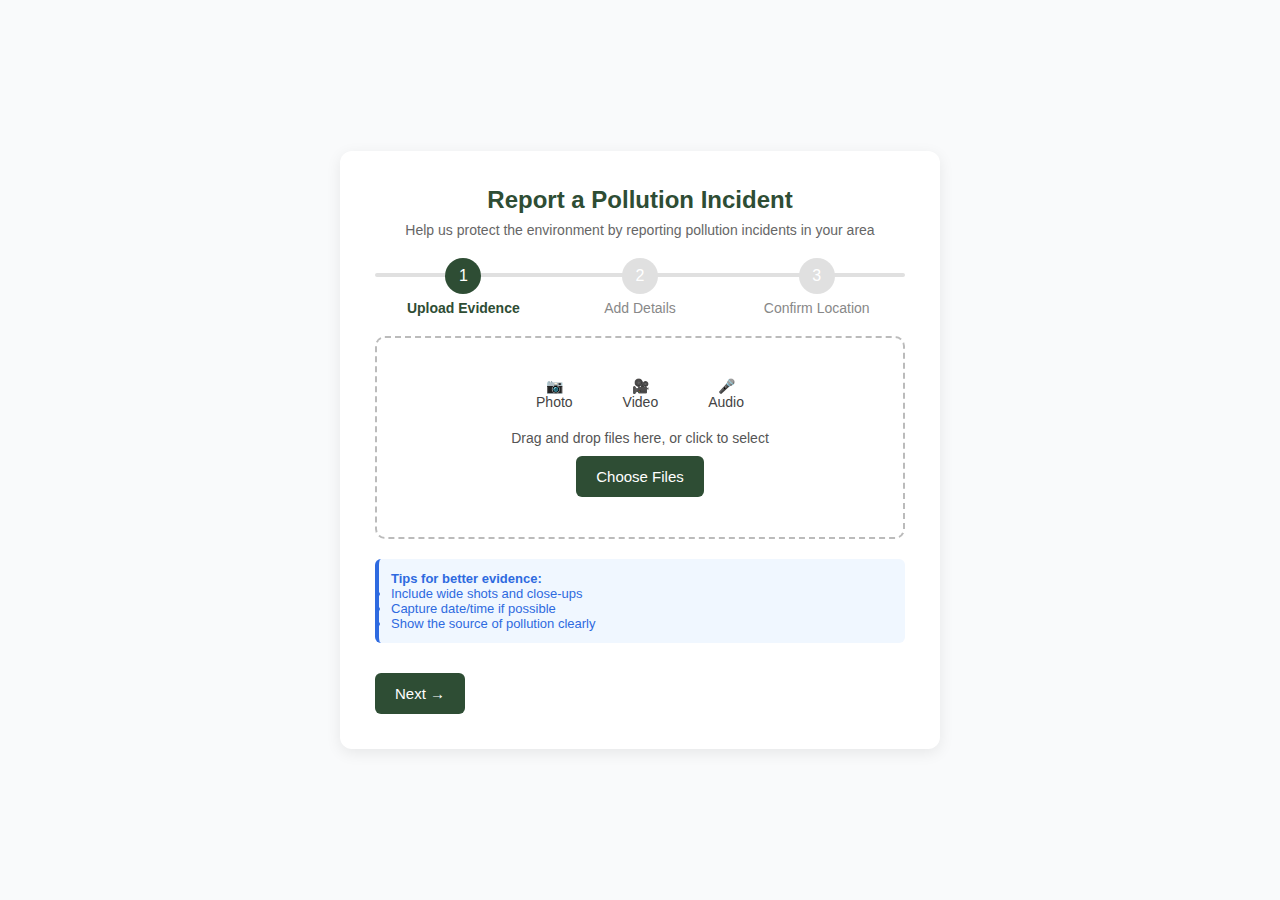
<file: report-frntend/file_report/file_report.html>
<!DOCTYPE html>
<html lang="en">
<head>
  <meta charset="UTF-8">
  <meta name="viewport" content="width=device-width, initial-scale=1.0">
  <title>Report Pollution Incident</title>
  <link rel="stylesheet" href="file_report.css">
 
</head>
<body>
  <div class="container">
    <h2>Report a Pollution Incident</h2>
    <p class="subtitle">Help us protect the environment by reporting pollution incidents in your area</p>

    <!-- Steps -->
    <div class="steps">
      <div class="step active" onclick="showStep(1)">
        <div class="circle">1</div>
        <span>Upload Evidence</span>
      </div>
      <div class="step" onclick="showStep(2)">
        <div class="circle">2</div>
        <span>Add Details</span>
      </div>
      <div class="step" onclick="showStep(3)">
        <div class="circle">3</div>
        <span>Confirm Location</span>
      </div>
    </div>

    <!-- Step 1 -->
    <div class="section active" id="step1">
      <div class="upload-box">
        <div class="upload-icons">
          <div>📷<br>Photo</div>
          <div>🎥<br>Video</div>
          <div>🎤<br>Audio</div>
        </div>
        <p>Drag and drop files here, or click to select</p>
        <button class="choose-btn">Choose Files</button>
      </div>
      <div class="tips">
        <strong>Tips for better evidence:</strong>
        <ul>
          <li>Include wide shots and close-ups</li>
          <li>Capture date/time if possible</li>
          <li>Show the source of pollution clearly</li>
        </ul>
      </div>
      <button class="next-btn" onclick="nextStep()">Next →</button>
    </div>

    <!-- Step 2 -->
    <div class="section" id="step2">
      <h3>Add Details</h3>
      <input type="text" placeholder="Type of Pollution (Air, Water, Noise...)" />
      <textarea rows="4" placeholder="Describe the incident..."></textarea>
      <button class="next-btn" onclick="nextStep()">Next →</button>
    </div>

    <!-- Step 3 -->
    <div class="section" id="step3">
      <h3>Confirm Location</h3>
      <input type="text" placeholder="Enter location or pin code" />
      <button class="next-btn" onclick="alert('Incident Reported Successfully!')">Submit ✔</button>
    </div>
  </div>

  <script>
    let currentStep = 1;

    function showStep(step) {
      currentStep = step;
      updateSteps();
    }

    function nextStep() {
      if (currentStep < 3) {
        currentStep++;
        updateSteps();
      }
    }

    function updateSteps() {
      document.querySelectorAll(".section").forEach((sec, i) => {
        sec.classList.toggle("active", i === currentStep - 1);
      });

      document.querySelectorAll(".step").forEach((step, i) => {
        step.classList.toggle("active", i === currentStep - 1);
      });
    }
  </script>
</body>
</html>
</file>
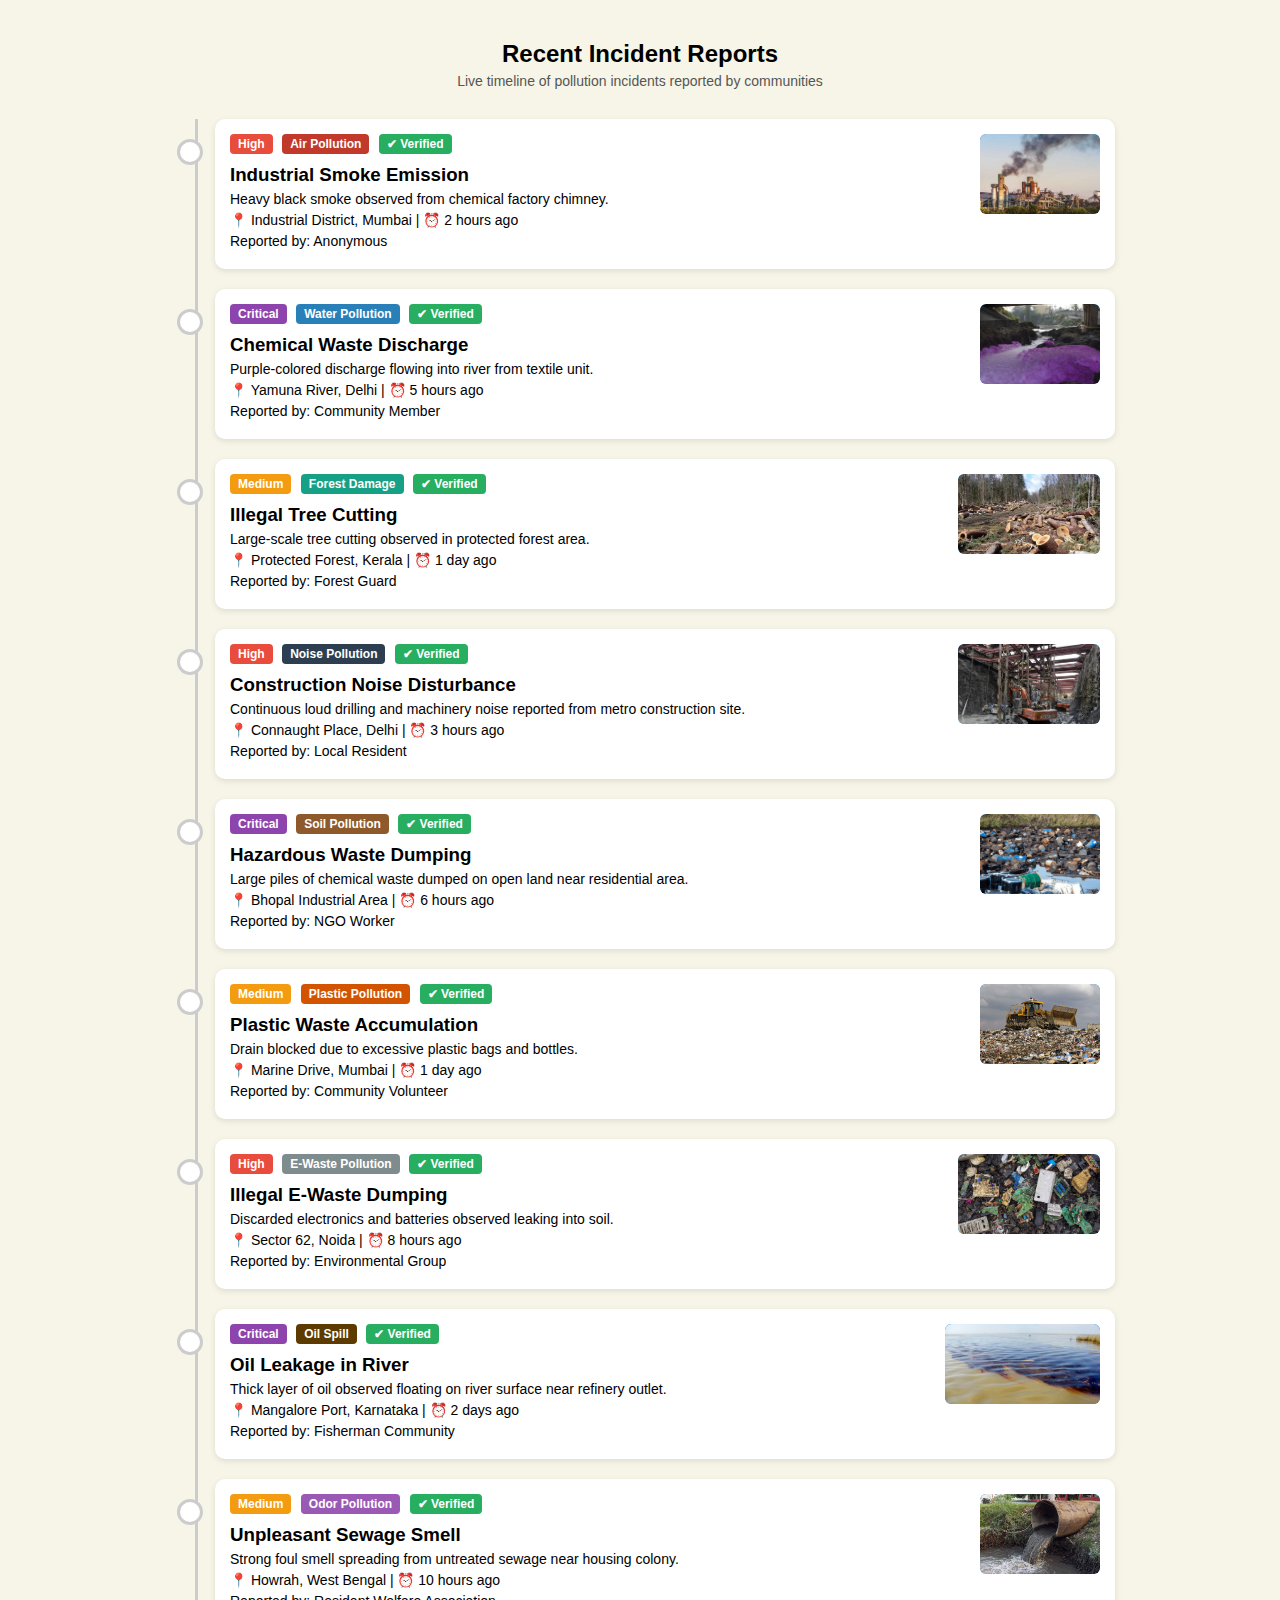
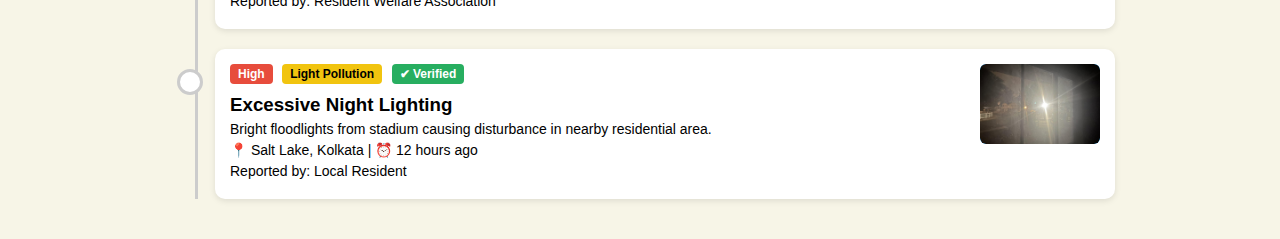
<file: report-frntend/report_view/report_view.html>
<!DOCTYPE html>
<html lang="en">
<head>
  <meta charset="UTF-8">
  <meta name="viewport" content="width=device-width, initial-scale=1.0">
  <title>Recent Incident Reports</title>
  <link rel="stylesheet" href="report_view.css">
</head>
<body>

  <h2>Recent Incident Reports</h2>
  <p class="subtitle">Live timeline of pollution incidents reported by communities</p>

  <div class="timeline">

    <!-- Report 1 -->
    <div class="report-card">
      <div class="report-content">
        <span class="tag high">High</span>
        <span class="tag air">Air Pollution</span>
        <span class="tag verified">✔ Verified</span>
        <h3>Industrial Smoke Emission</h3>
        <p>Heavy black smoke observed from chemical factory chimney.</p>
        <p>📍 Industrial District, Mumbai | ⏰ 2 hours ago</p>
        <p>Reported by: Anonymous</p>
      </div>
      <div class="image-box">
        <img src="ind_smoke.png" alt="Industrial smoke emission">
      </div>
    </div>

    <!-- Report 2 -->
    <div class="report-card">
      <div class="report-content">
        <span class="tag critical">Critical</span>
        <span class="tag water">Water Pollution</span>
        <span class="tag verified">✔ Verified</span>
        <h3>Chemical Waste Discharge</h3>
        <p>Purple-colored discharge flowing into river from textile unit.</p>
        <p>📍 Yamuna River, Delhi | ⏰ 5 hours ago</p>
        <p>Reported by: Community Member</p>
      </div>
      <div class="image-box">
        <img src="chem.png" alt="Water pollution">
      </div>
    </div>

    <!-- Report 3 -->
    <div class="report-card">
      <div class="report-content">
        <span class="tag medium">Medium</span>
        <span class="tag forest">Forest Damage</span>
        <span class="tag verified">✔ Verified</span>
        <h3>Illegal Tree Cutting</h3>
        <p>Large-scale tree cutting observed in protected forest area.</p>
        <p>📍 Protected Forest, Kerala | ⏰ 1 day ago</p>
        <p>Reported by: Forest Guard</p>
      </div>
      <div class="image-box">
        <img src="tree_cut.png" alt="Deforestation">
      </div>
    </div>

    <!-- Report 4 -->
    <div class="report-card">
      <div class="report-content">
        <span class="tag high">High</span>
        <span class="tag noise">Noise Pollution</span>
        <span class="tag verified">✔ Verified</span>
        <h3>Construction Noise Disturbance</h3>
        <p>Continuous loud drilling and machinery noise reported from metro construction site.</p>
        <p>📍 Connaught Place, Delhi | ⏰ 3 hours ago</p>
        <p>Reported by: Local Resident</p>
      </div>
      <div class="image-box">
        <img src="drill.png" alt="Construction noise">
      </div>
    </div>

    <!-- Report 5 -->
    <div class="report-card">
      <div class="report-content">
        <span class="tag critical">Critical</span>
        <span class="tag soil">Soil Pollution</span>
        <span class="tag verified">✔ Verified</span>
        <h3>Hazardous Waste Dumping</h3>
        <p>Large piles of chemical waste dumped on open land near residential area.</p>
        <p>📍 Bhopal Industrial Area | ⏰ 6 hours ago</p>
        <p>Reported by: NGO Worker</p>
      </div>
      <div class="image-box">
        <img src="waste.png" alt="Hazardous waste">
      </div>
    </div>

    <!-- Report 6 -->
    <div class="report-card">
      <div class="report-content">
        <span class="tag medium">Medium</span>
        <span class="tag plastic">Plastic Pollution</span>
        <span class="tag verified">✔ Verified</span>
        <h3>Plastic Waste Accumulation</h3>
        <p>Drain blocked due to excessive plastic bags and bottles.</p>
        <p>📍 Marine Drive, Mumbai | ⏰ 1 day ago</p>
        <p>Reported by: Community Volunteer</p>
      </div>
      <div class="image-box">
        <img src="plastic_waste.png" alt="Plastic waste">
      </div>
    </div>

    <!-- Report 7 -->
    <div class="report-card">
      <div class="report-content">
        <span class="tag high">High</span>
        <span class="tag ewaste">E-Waste Pollution</span>
        <span class="tag verified">✔ Verified</span>
        <h3>Illegal E-Waste Dumping</h3>
        <p>Discarded electronics and batteries observed leaking into soil.</p>
        <p>📍 Sector 62, Noida | ⏰ 8 hours ago</p>
        <p>Reported by: Environmental Group</p>
      </div>
      <div class="image-box">
        <img src="e-waste.png" alt="E-waste dumping">
      </div>
    </div>

    <!-- Report 8 -->
    <div class="report-card">
      <div class="report-content">
        <span class="tag critical">Critical</span>
        <span class="tag oil">Oil Spill</span>
        <span class="tag verified">✔ Verified</span>
        <h3>Oil Leakage in River</h3>
        <p>Thick layer of oil observed floating on river surface near refinery outlet.</p>
        <p>📍 Mangalore Port, Karnataka | ⏰ 2 days ago</p>
        <p>Reported by: Fisherman Community</p>
      </div>
      <div class="image-box">
        <img src="oil.png" alt="Oil spill">
      </div>
    </div>

    <!-- Report 9 -->
    <div class="report-card">
      <div class="report-content">
        <span class="tag medium">Medium</span>
        <span class="tag odor">Odor Pollution</span>
        <span class="tag verified">✔ Verified</span>
        <h3>Unpleasant Sewage Smell</h3>
        <p>Strong foul smell spreading from untreated sewage near housing colony.</p>
        <p>📍 Howrah, West Bengal | ⏰ 10 hours ago</p>
        <p>Reported by: Resident Welfare Association</p>
      </div>
      <div class="image-box">
        <img src="sewage.png" alt="Sewage pollution">
      </div>
    </div>

    <!-- Report 10 -->
    <div class="report-card">
      <div class="report-content">
        <span class="tag high">High</span>
        <span class="tag light">Light Pollution</span>
        <span class="tag verified">✔ Verified</span>
        <h3>Excessive Night Lighting</h3>
        <p>Bright floodlights from stadium causing disturbance in nearby residential area.</p>
        <p>📍 Salt Lake, Kolkata | ⏰ 12 hours ago</p>
        <p>Reported by: Local Resident</p>
      </div>
      <div class="image-box">
        <img src="light.png" alt="Light pollution">
      </div>
    </div>

  </div>

</body>
</html>
</file>
<file: report-frntend/file_report/file_report.css>
* {
  margin: 0;
  padding: 0;
  box-sizing: border-box;
  font-family: Arial, sans-serif;
}

body {
  background: #f9fafb;
  display: flex;
  justify-content: center;
  align-items: center;
  min-height: 100vh;
}

.container {
  background: white;
  padding: 35px;
  border-radius: 12px;
  box-shadow: 0 4px 15px rgba(0,0,0,0.08);
  width: 600px;
}

h2 {
  font-size: 24px;
  margin-bottom: 8px;
  color: #2e4d34;
  text-align: center;
}

p.subtitle {
  font-size: 14px;
  color: #666;
  margin-bottom: 20px;
  text-align: center;
}

/* Step Progress */
.steps {
  display: flex;
  justify-content: space-between;
  align-items: center;
  margin: 20px 0;
  position: relative;
}

.steps::before {
  content: "";
  position: absolute;
  top: 15px;
  left: 0;
  width: 100%;
  height: 4px;
  background: #e0e0e0;
  z-index: 0;
  border-radius: 2px;
}

.step {
  display: flex;
  flex-direction: column;
  align-items: center;
  gap: 6px;
  font-size: 14px;
  color: #888;
  cursor: pointer;
  position: relative;
  z-index: 1;
  flex: 1;
}

.circle {
  width: 36px;
  height: 36px;
  border-radius: 50%;
  background: #e0e0e0;
  color: white;
  display: flex;
  align-items: center;
  justify-content: center;
  font-size: 16px;
}

.active .circle {
  background: #2e4d34;
}

.active span {
  color: #2e4d34;
  font-weight: bold;
}

/* Sections */
.section {
  display: none;
  margin-top: 20px;
}

.section.active {
  display: block;
}

.upload-box {
  border: 2px dashed #bbb;
  border-radius: 10px;
  padding: 40px;
  margin: 20px 0;
  color: #555;
  font-size: 14px;
  text-align: center;
}

.upload-icons {
  display: flex;
  justify-content: center;
  gap: 50px;
  margin-bottom: 20px;
  font-size: 14px;
}

.upload-icons div {
  text-align: center;
  color: #444;
}

.choose-btn, .next-btn {
  background: #2e4d34;
  border: none;
  color: white;
  padding: 12px 20px;
  border-radius: 6px;
  cursor: pointer;
  font-size: 15px;
  margin-top: 10px;
}

.next-btn:hover, .choose-btn:hover {
  background: #244029;
}

.tips {
  background: #f0f7ff;
  border-left: 4px solid #2e6ae0;
  padding: 12px;
  margin: 20px 0;
  text-align: left;
  font-size: 13px;
  color: #2e6ae0;
  border-radius: 6px;
}

input, textarea {
  width: 100%;
  padding: 10px;
  margin-top: 12px;
  border: 1px solid #ccc;
  border-radius: 6px;
  font-size: 14px;
}
</file>
<file: report-frntend/report_view/report_view.css>
body {
      font-family: Arial, sans-serif;
      background: #f7f5e7;
      margin: 0;
      padding: 20px;
    }

    h2 {
      text-align: center;
      margin-bottom: 5px;
    }

    p.subtitle {
      text-align: center;
      font-size: 14px;
      color: #555;
      margin-bottom: 30px;
    }

    .timeline {
      position: relative;
      margin: 0 auto;
      padding-left: 50px;
      max-width: 900px;
    }

    /* Vertical line */
    .timeline::before {
      content: "";
      position: absolute;
      top: 0;
      left: 30px;
      width: 3px;
      height: 100%;
      background: #ccc;
    }

    .report-card {
      background: #fff;
      border-radius: 10px;
      padding: 15px;
      margin-bottom: 20px;
      box-shadow: 0 2px 6px rgba(0,0,0,0.1);
      position: relative;
      display: flex;
      justify-content: space-between;
      align-items: flex-start;
      gap: 15px;
    }

    .report-card::before {
      content: "";
      position: absolute;
      left: -38px;
      top: 20px;
      width: 20px;
      height: 20px;
      background: #fff;
      border: 3px solid #ccc;
      border-radius: 50%;
    }

    /* Left content */
    .report-content {
      flex: 1;
    }

    /* Tags */
    .tag {
      display: inline-block;
      padding: 3px 8px;
      margin-right: 5px;
      border-radius: 4px;
      font-size: 12px;
      font-weight: bold;
      color: #fff;
    }
    .high { background: #e74c3c; }
    .critical { background: #8e44ad; }
    .medium { background: #f39c12; }
    .verified { background: #27ae60; }
    .air { background: #c0392b; }
    .water { background: #2980b9; }
    .forest { background: #16a085; }
    .noise { background: #2c3e50; }
    .soil { background: #8e5a2b; }
    .plastic { background: #d35400; }
    .ewaste { background: #7f8c8d; }
    .oil { background: #5d3a00; }
    .odor { background: #9b59b6; }
    .light { background: #f1c40f; color:#000; }

    h3 {
      margin: 10px 0 5px;
    }

    p {
      margin: 5px 0;
      font-size: 14px;
    }

    /* Image box - updated to display images */
    .image-box {
      min-width: 120px;
      height: 80px;
      border-radius: 6px;
      overflow: hidden;
      display: flex;
      justify-content: center;
      align-items: center;
      background: #3498db;
    }

    .image-box img {
      width: 100%;
      height: 100%;
      object-fit: cover;
      border-radius: 6px;
    }
</file>
